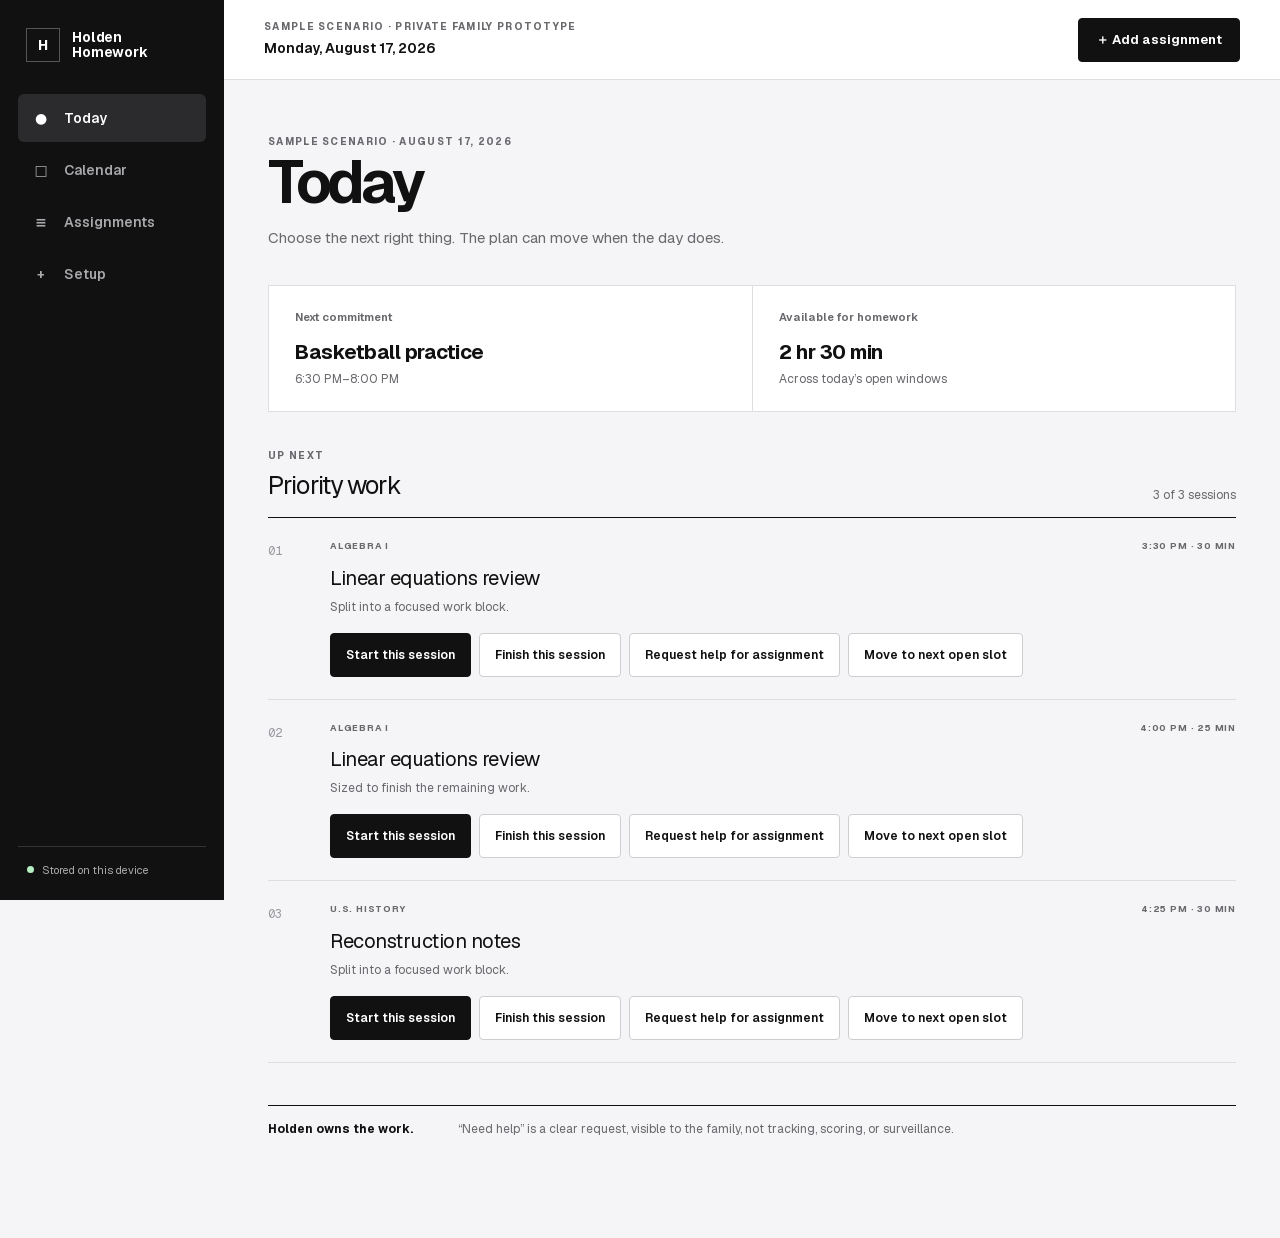
<file: index.html>
<!DOCTYPE html><html lang="en" class="geist_a71539c9-module__T19VSG__variable geist_mono_8d43a2aa-module__8Li5zG__variable h-full antialiased"><head><meta charSet="utf-8"/><meta name="viewport" content="width=device-width, initial-scale=1"/><link rel="preload" href="/_next/static/media/797e433ab948586e-s.p.0r6juujl39pe6.woff2" as="font" crossorigin="" type="font/woff2"/><link rel="preload" href="/_next/static/media/caa3a2e1cccd8315-s.p.0wgildi0cnwt9.woff2" as="font" crossorigin="" type="font/woff2"/><link rel="stylesheet" href="/_next/static/chunks/3sm6k3xc_0f1z.css" data-precedence="next"/><link rel="preload" as="script" fetchPriority="low" href="/_next/static/chunks/1z53nvdsorksb.js"/><script src="/_next/static/chunks/3f1yddx-d65ok.js" async=""></script><script src="/_next/static/chunks/0z51daycrtr14.js" async=""></script><script src="/_next/static/chunks/turbopack-1tzgcamjqn7k_.js" async=""></script><script src="/_next/static/chunks/1jos51lzvbvlz.js" async="" crossorigin=""></script><script src="/_next/static/chunks/29ssm0mn1fk5g.js" async="" crossorigin=""></script><meta name="theme-color" content="#111111"/><meta name="color-scheme" content="light"/><title>Holden Homework</title><meta name="description" content="A private, local-first homework planning prototype for Holden."/><meta name="application-name" content="Holden Homework"/><link rel="manifest" href="/manifest.webmanifest"/><meta name="robots" content="noindex, nofollow"/><meta name="format-detection" content="telephone=no"/><meta name="mobile-web-app-capable" content="yes"/><meta name="apple-mobile-web-app-title" content="Holden Homework"/><meta name="apple-mobile-web-app-status-bar-style" content="default"/><link rel="icon" href="/favicon.ico?favicon.2vob68tjqpejf.ico" sizes="256x256" type="image/x-icon"/><meta name="next-size-adjust" content=""/><script src="/_next/static/chunks/0cz1d0mv5g_q7.js" noModule=""></script></head><body><div hidden=""><!--$--><!--/$--></div><div class="app-shell"><aside class="sidebar"><div class="brand"><span class="brand-mark">H</span><span>Holden<br/>Homework</span></div><nav aria-label="Main navigation"><button class="nav-item active"><span aria-hidden="true">●</span>Today</button><button class="nav-item"><span aria-hidden="true">□</span>Calendar</button><button class="nav-item"><span aria-hidden="true">≡</span>Assignments</button><button class="nav-item"><span aria-hidden="true">+</span>Setup</button></nav><div class="privacy-note"><span class="status-dot"></span>Stored on this device</div></aside><main class="main-content"><header class="topbar"><div><p class="eyebrow">Sample scenario · Private family prototype</p><p class="date-line">Monday, August 17, 2026</p></div><button class="add-button"><span aria-hidden="true">＋</span> Add assignment</button></header><div class="view-wrap"><div class="page-title"><p class="eyebrow">Sample scenario · August 17, 2026</p><h1>Today</h1><p>Choose the next right thing. The plan can move when the day does.</p></div><section class="today-summary" aria-label="Today summary"><div><p class="label">Next commitment</p><strong>Basketball practice</strong><span>6:30 PM–8:00 PM</span></div><div><p class="label">Available for homework</p><strong>2<!-- --> hr <!-- -->30<!-- --> min</strong><span>Across today’s open windows</span></div></section><section class="priority-section"><div class="section-heading"><div><p class="eyebrow">Up next</p><h2>Priority work</h2></div><span>3<!-- --> of 3 sessions</span></div><div class="session-list"><article class="session-card"><div class="session-order">01</div><div class="session-main"><div class="session-meta"><span>Algebra I</span><span>3:30 PM · 30 min</span></div><div class="session-title-line"><h3>Linear equations review</h3></div><p>Split into a focused work block.</p><div class="session-actions"><button class="primary-button">Start this session</button><button>Finish this session</button><button class="">Request help for assignment</button><button>Move to next open slot</button></div></div></article><article class="session-card"><div class="session-order">02</div><div class="session-main"><div class="session-meta"><span>Algebra I</span><span>4:00 PM · 25 min</span></div><div class="session-title-line"><h3>Linear equations review</h3></div><p>Sized to finish the remaining work.</p><div class="session-actions"><button class="primary-button">Start this session</button><button>Finish this session</button><button class="">Request help for assignment</button><button>Move to next open slot</button></div></div></article><article class="session-card"><div class="session-order">03</div><div class="session-main"><div class="session-meta"><span>U.S. History</span><span>4:25 PM · 30 min</span></div><div class="session-title-line"><h3>Reconstruction notes</h3></div><p>Split into a focused work block.</p><div class="session-actions"><button class="primary-button">Start this session</button><button>Finish this session</button><button class="">Request help for assignment</button><button>Move to next open slot</button></div></div></article></div></section><div class="ownership-note"><strong>Holden owns the work.</strong><p>“Need help” is a clear request, visible to the family, not tracking, scoring, or surveillance.</p></div></div></main><nav class="bottom-nav" aria-label="Main navigation"><button class="active"><span aria-hidden="true">●</span><small>Today</small></button><button class=""><span aria-hidden="true">□</span><small>Calendar</small></button><button class=""><span aria-hidden="true">≡</span><small>Assignments</small></button><button class=""><span aria-hidden="true">+</span><small>Setup</small></button></nav></div><!--$--><!--/$--><script src="/_next/static/chunks/1z53nvdsorksb.js" id="_R_" async=""></script><script>(self.__next_f=self.__next_f||[]).push([0])</script><script>self.__next_f.push([1,"1:\"$Sreact.fragment\"\n2:I[86968,[\"/_next/static/chunks/1jos51lzvbvlz.js\"],\"default\"]\n3:I[73465,[\"/_next/static/chunks/1jos51lzvbvlz.js\"],\"default\"]\n4:I[86560,[\"/_next/static/chunks/1jos51lzvbvlz.js\",\"/_next/static/chunks/29ssm0mn1fk5g.js\"],\"HomeworkApp\"]\n5:I[42064,[\"/_next/static/chunks/1jos51lzvbvlz.js\"],\"OutletBoundary\"]\n6:\"$Sreact.suspense\"\n8:I[42064,[\"/_next/static/chunks/1jos51lzvbvlz.js\"],\"ViewportBoundary\"]\na:I[42064,[\"/_next/static/chunks/1jos51lzvbvlz.js\"],\"MetadataBoundary\"]\nc:I[87105,[\"/_next/static/chunks/1jos51lzvbvlz.js\"],\"default\",1]\n:HL[\"/_next/static/chunks/3sm6k3xc_0f1z.css\",\"style\"]\n:HL[\"/_next/static/media/797e433ab948586e-s.p.0r6juujl39pe6.woff2\",\"font\",{\"crossOrigin\":\"\",\"type\":\"font/woff2\"}]\n:HL[\"/_next/static/media/caa3a2e1cccd8315-s.p.0wgildi0cnwt9.woff2\",\"font\",{\"crossOrigin\":\"\",\"type\":\"font/woff2\"}]\n0:{\"P\":null,\"c\":[\"\",\"\"],\"q\":\"\",\"i\":false,\"f\":[[[\"\",{\"children\":[\"__PAGE__\",{},\"$undefined\",\"$undefined\",4608]},\"$undefined\",\"$undefined\",4624],[[\"$\",\"$1\",\"c\",{\"children\":[[[\"$\",\"link\",\"0\",{\"rel\":\"stylesheet\",\"href\":\"/_next/static/chunks/3sm6k3xc_0f1z.css\",\"precedence\":\"next\",\"crossOrigin\":\"$undefined\",\"nonce\":\"$undefined\"}],[\"$\",\"script\",\"script-0\",{\"src\":\"/_next/static/chunks/1jos51lzvbvlz.js\",\"async\":true,\"nonce\":\"$undefined\"}]],[\"$\",\"html\",null,{\"lang\":\"en\",\"className\":\"geist_a71539c9-module__T19VSG__variable geist_mono_8d43a2aa-module__8Li5zG__variable h-full antialiased\",\"children\":[\"$\",\"body\",null,{\"children\":[\"$\",\"$L2\",null,{\"parallelRouterKey\":\"children\",\"error\":\"$undefined\",\"errorStyles\":\"$undefined\",\"errorScripts\":\"$undefined\",\"template\":[\"$\",\"$L3\",null,{}],\"templateStyles\":\"$undefined\",\"templateScripts\":\"$undefined\",\"notFound\":[[[\"$\",\"title\",null,{\"children\":\"404: This page could not be found.\"}],[\"$\",\"div\",null,{\"style\":{\"fontFamily\":\"system-ui,\\\"Segoe UI\\\",Roboto,Helvetica,Arial,sans-serif,\\\"Apple Color Emoji\\\",\\\"Segoe UI Emoji\\\"\",\"height\":\"100vh\",\"textAlign\":\"center\",\"display\":\"flex\",\"flexDirection\":\"column\",\"alignItems\":\"center\",\"justifyContent\":\"center\"},\"children\":[\"$\",\"div\",null,{\"children\":[[\"$\",\"style\",null,{\"dangerouslySetInnerHTML\":{\"__html\":\"body{color:#000;background:#fff;margin:0}.next-error-h1{border-right:1px solid rgba(0,0,0,.3)}@media (prefers-color-scheme:dark){body{color:#fff;background:#000}.next-error-h1{border-right:1px solid rgba(255,255,255,.3)}}\"}}],[\"$\",\"h1\",null,{\"className\":\"next-error-h1\",\"style\":{\"display\":\"inline-block\",\"margin\":\"0 20px 0 0\",\"padding\":\"0 23px 0 0\",\"fontSize\":24,\"fontWeight\":500,\"verticalAlign\":\"top\",\"lineHeight\":\"49px\"},\"children\":404}],[\"$\",\"div\",null,{\"style\":{\"display\":\"inline-block\"},\"children\":[\"$\",\"h2\",null,{\"style\":{\"fontSize\":14,\"fontWeight\":400,\"lineHeight\":\"49px\",\"margin\":0},\"children\":\"This page could not be found.\"}]}]]}]}]],[]],\"forbidden\":\"$undefined\",\"unauthorized\":\"$undefined\"}]}]}]]}],{\"children\":[[\"$\",\"$1\",\"c\",{\"children\":[[\"$\",\"$L4\",null,{}],[[\"$\",\"script\",\"script-0\",{\"src\":\"/_next/static/chunks/29ssm0mn1fk5g.js\",\"async\":true,\"nonce\":\"$undefined\"}]],[\"$\",\"$L5\",null,{\"children\":[\"$\",\"$6\",null,{\"name\":\"Next.MetadataOutlet\",\"children\":\"$@7\"}]}]]}],{},null,false,null]},null,false,null],[\"$\",\"$1\",\"h\",{\"children\":[null,[\"$\",\"$L8\",null,{\"children\":\"$L9\"}],[\"$\",\"div\",null,{\"hidden\":true,\"children\":[\"$\",\"$La\",null,{\"children\":[\"$\",\"$6\",null,{\"name\":\"Next.Metadata\",\"children\":\"$Lb\"}]}]}],[\"$\",\"meta\",null,{\"name\":\"next-size-adjust\",\"content\":\"\"}]]}],false]],\"m\":\"$undefined\",\"G\":[\"$c\",[[\"$\",\"link\",\"0\",{\"rel\":\"stylesheet\",\"href\":\"/_next/static/chunks/3sm6k3xc_0f1z.css\",\"precedence\":\"next\",\"crossOrigin\":\"$undefined\",\"nonce\":\"$undefined\"}]]],\"S\":true,\"h\":null,\"r\":\"$undefined\",\"s\":\"$undefined\",\"a\":\"$undefined\",\"l\":\"$undefined\",\"p\":\"$undefined\",\"d\":\"$undefined\",\"b\":\"vqIPQv5K6vZNf1wAr0n4i\"}\n9:[[\"$\",\"meta\",\"0\",{\"charSet\":\"utf-8\"}],[\"$\",\"meta\",\"1\",{\"name\":\"viewport\",\"content\":\"width=device-width, initial-scale=1\"}],[\"$\",\"meta\",\"2\",{\"name\":\"theme-color\",\"content\":\"#111111\"}],[\"$\",\"meta\",\"3\",{\"name\":\"color-scheme\",\"content\":\"light\"}]]\nd:I[58179,[\"/_next/static/chunks/1jos51lzvbvlz.js\"],\"IconMark\"]\n7:null\nb:[[\"$\",\"title\",\"0\",{\"children\":\"Holden Homework\"}],[\"$\",\"meta\",\"1\",{\"name\":\"description\",\"content\":\"A private, local-first homework planning prototype for Holden.\"}],[\"$\",\"meta\",\"2\",{\"name\":\"application-name\",\"content\":\"Holden Homework\"}],[\"$\",\"link\",\"3\",{\"rel\":\"manifest\",\"href\":\"/manifest.webmanifest\",\"crossOrigin\":\"$undefined\"}],[\"$\",\"meta\",\"4\",{\"name\":\"robots\",\"content\":\"noindex, nofollow\"}],[\"$\",\"meta\",\"5\",{\"name\":\"format-detection\",\"content\":\"telephone=no\"}],[\"$\",\"meta\",\"6\",{\"name\":\"mobile-web-app-capable\",\"content\":\"yes\"}],[\"$\",\"meta\",\"7\",{\"name\":\"apple-mobile-web-app-title\",\"content\":\"Holden Homework\"}],[\"$\",\"meta\",\"8\",{\"name\":\"apple-mobile-web-app-status-bar-style\",\"content\":\"default\"}],[\"$\",\"link\",\"9\",{\"rel\":\"icon\",\"href\":\"/favicon.ico?favicon.2vob68tjqpejf.ico\",\"sizes\":\"256x256\",\"type\":\"image/x-icon\"}],[\"$\",\"$Ld\",\"10\",{}]]\n"])</script></body></html>
</file>
<file: _next/static/chunks/3sm6k3xc_0f1z.css>
@font-face{font-family:Geist;font-style:normal;font-weight:100 900;font-display:swap;src:url(../media/fef07dbb0973bf53-s.3p2_lha1f2xer.woff2)format("woff2");unicode-range:U+460-52F,U+1C80-1C8A,U+20B4,U+2DE0-2DFF,U+A640-A69F,U+FE2E-FE2F}@font-face{font-family:Geist;font-style:normal;font-weight:100 900;font-display:swap;src:url(../media/8a480f0b521d4e75-s.1qq4vpdcun5oj.woff2)format("woff2");unicode-range:U+301,U+400-45F,U+490-491,U+4B0-4B1,U+2116}@font-face{font-family:Geist;font-style:normal;font-weight:100 900;font-display:swap;src:url(../media/53b9e256198e5412-s.390ncx5urfkfu.woff2)format("woff2");unicode-range:U+102-103,U+110-111,U+128-129,U+168-169,U+1A0-1A1,U+1AF-1B0,U+300-301,U+303-304,U+308-309,U+323,U+329,U+1EA0-1EF9,U+20AB}@font-face{font-family:Geist;font-style:normal;font-weight:100 900;font-display:swap;src:url(../media/7178b3e590c64307-s.21jp631_3pja2.woff2)format("woff2");unicode-range:U+100-2BA,U+2BD-2C5,U+2C7-2CC,U+2CE-2D7,U+2DD-2FF,U+304,U+308,U+329,U+1D00-1DBF,U+1E00-1E9F,U+1EF2-1EFF,U+2020,U+20A0-20AB,U+20AD-20C0,U+2113,U+2C60-2C7F,U+A720-A7FF}@font-face{font-family:Geist;font-style:normal;font-weight:100 900;font-display:swap;src:url(../media/caa3a2e1cccd8315-s.p.0wgildi0cnwt9.woff2)format("woff2");unicode-range:U+??,U+131,U+152-153,U+2BB-2BC,U+2C6,U+2DA,U+2DC,U+304,U+308,U+329,U+2000-206F,U+20AC,U+2122,U+2191,U+2193,U+2212,U+2215,U+FEFF,U+FFFD}@font-face{font-family:Geist Fallback;src:local(Arial);ascent-override:95.94%;descent-override:28.16%;line-gap-override:0.0%;size-adjust:104.76%}.geist_a71539c9-module__T19VSG__className{font-family:Geist,Geist Fallback;font-style:normal}.geist_a71539c9-module__T19VSG__variable{--font-geist-sans:"Geist", "Geist Fallback"}
@font-face{font-family:Geist Mono;font-style:normal;font-weight:100 900;font-display:swap;src:url(../media/5ce348bf30bf5439-s.31988l_ccedte.woff2)format("woff2");unicode-range:U+460-52F,U+1C80-1C8A,U+20B4,U+2DE0-2DFF,U+A640-A69F,U+FE2E-FE2F}@font-face{font-family:Geist Mono;font-style:normal;font-weight:100 900;font-display:swap;src:url(../media/4fa387ec64143e14-s.2tuy5pz7dlieh.woff2)format("woff2");unicode-range:U+301,U+400-45F,U+490-491,U+4B0-4B1,U+2116}@font-face{font-family:Geist Mono;font-style:normal;font-weight:100 900;font-display:swap;src:url(../media/6306c77e7c8268e4-s.2dbetqa9o8jxf.woff2)format("woff2");unicode-range:U+2000-2001,U+2004-2008,U+200A,U+23B8-23BD,U+2500-259F}@font-face{font-family:Geist Mono;font-style:normal;font-weight:100 900;font-display:swap;src:url(../media/7d817b4c03b0c5f1-s.1uyisp29ctx0d.woff2)format("woff2");unicode-range:U+102-103,U+110-111,U+128-129,U+168-169,U+1A0-1A1,U+1AF-1B0,U+300-301,U+303-304,U+308-309,U+323,U+329,U+1EA0-1EF9,U+20AB}@font-face{font-family:Geist Mono;font-style:normal;font-weight:100 900;font-display:swap;src:url(../media/bbc41e54d2fcbd21-s.1rgnod-3esatf.woff2)format("woff2");unicode-range:U+100-2BA,U+2BD-2C5,U+2C7-2CC,U+2CE-2D7,U+2DD-2FF,U+304,U+308,U+329,U+1D00-1DBF,U+1E00-1E9F,U+1EF2-1EFF,U+2020,U+20A0-20AB,U+20AD-20C0,U+2113,U+2C60-2C7F,U+A720-A7FF}@font-face{font-family:Geist Mono;font-style:normal;font-weight:100 900;font-display:swap;src:url(../media/797e433ab948586e-s.p.0r6juujl39pe6.woff2)format("woff2");unicode-range:U+??,U+131,U+152-153,U+2BB-2BC,U+2C6,U+2DA,U+2DC,U+304,U+308,U+329,U+2000-206F,U+20AC,U+2122,U+2191,U+2193,U+2212,U+2215,U+FEFF,U+FFFD}@font-face{font-family:Geist Mono Fallback;src:local(Arial);ascent-override:74.67%;descent-override:21.92%;line-gap-override:0.0%;size-adjust:134.59%}.geist_mono_8d43a2aa-module__8Li5zG__className{font-family:Geist Mono,Geist Mono Fallback;font-style:normal}.geist_mono_8d43a2aa-module__8Li5zG__variable{--font-geist-mono:"Geist Mono", "Geist Mono Fallback"}
@layer properties{@supports (((-webkit-hyphens:none)) and (not (margin-trim:inline))) or ((-moz-orient:inline) and (not (color:rgb(from red r g b)))){*,:before,:after,::backdrop{--tw-outline-style:solid}}}@layer theme{:root,:host{--font-sans:-apple-system, BlinkMacSystemFont, "Segoe UI", Roboto, "Helvetica Neue", "Noto Sans", Arial, sans-serif, "Apple Color Emoji", "Segoe UI Emoji", "Segoe UI Symbol", "Noto Color Emoji";--font-mono:ui-monospace, SFMono-Regular, Menlo, Monaco, Consolas, "Liberation Mono", "Courier New", monospace;--default-font-family:var(--font-sans);--default-mono-font-family:var(--font-mono)}}@layer base{*,:after,:before,::backdrop{box-sizing:border-box;border:0 solid;margin:0;padding:0}::file-selector-button{box-sizing:border-box;border:0 solid;margin:0;padding:0}html,:host{-webkit-text-size-adjust:100%;tab-size:4;line-height:1.5;font-family:var(--default-font-family,-apple-system, BlinkMacSystemFont, "Segoe UI", Roboto, "Helvetica Neue", "Noto Sans", Arial, sans-serif, "Apple Color Emoji", "Segoe UI Emoji", "Segoe UI Symbol", "Noto Color Emoji");font-feature-settings:var(--default-font-feature-settings,normal);font-variation-settings:var(--default-font-variation-settings,normal);-webkit-tap-highlight-color:transparent}hr{height:0;color:inherit;border-top-width:1px}abbr:where([title]){-webkit-text-decoration:underline dotted;text-decoration:underline dotted}h1,h2,h3,h4,h5,h6{font-size:inherit;font-weight:inherit}a{color:inherit;-webkit-text-decoration:inherit;-webkit-text-decoration:inherit;-webkit-text-decoration:inherit;-webkit-text-decoration:inherit;text-decoration:inherit}b,strong{font-weight:bolder}code,kbd,samp,pre{font-family:var(--default-mono-font-family,ui-monospace, SFMono-Regular, Menlo, Monaco, Consolas, "Liberation Mono", "Courier New", monospace);font-feature-settings:var(--default-mono-font-feature-settings,normal);font-variation-settings:var(--default-mono-font-variation-settings,normal);font-size:1em}small{font-size:80%}sub,sup{vertical-align:baseline;font-size:75%;line-height:0;position:relative}sub{bottom:-.25em}sup{top:-.5em}table{text-indent:0;border-color:inherit;border-collapse:collapse}:-moz-focusring:where(:not(iframe)){outline:auto}progress{vertical-align:baseline}summary{display:list-item}ol,ul,menu{list-style:none}img,svg,video,canvas,audio,iframe,embed,object{vertical-align:middle;display:block}img,video{max-width:100%;height:auto}button,input,select,optgroup,textarea{font:inherit;font-feature-settings:inherit;font-variation-settings:inherit;letter-spacing:inherit;color:inherit;opacity:1;background-color:#0000;border-radius:0}::file-selector-button{font:inherit;font-feature-settings:inherit;font-variation-settings:inherit;letter-spacing:inherit;color:inherit;opacity:1;background-color:#0000;border-radius:0}:where(select:is([multiple],[size])) optgroup{font-weight:bolder}:where(select:is([multiple],[size])) optgroup option{padding-inline-start:20px}::file-selector-button{margin-inline-end:4px}::placeholder{opacity:1}@supports (not ((-webkit-appearance:-apple-pay-button))) or (contain-intrinsic-size:1px){::placeholder{color:currentColor}@supports (color:color-mix(in lab, red, red)){::placeholder{color:color-mix(in oklab, currentcolor 50%, transparent)}}}textarea{resize:vertical}::-webkit-search-decoration{-webkit-appearance:none}::-webkit-date-and-time-value{min-height:1lh;text-align:inherit}::-webkit-datetime-edit{display:inline-flex}::-webkit-datetime-edit-fields-wrapper{padding:0}::-webkit-datetime-edit{padding-block:0}::-webkit-datetime-edit-year-field{padding-block:0}::-webkit-datetime-edit-month-field{padding-block:0}::-webkit-datetime-edit-day-field{padding-block:0}::-webkit-datetime-edit-hour-field{padding-block:0}::-webkit-datetime-edit-minute-field{padding-block:0}::-webkit-datetime-edit-second-field{padding-block:0}::-webkit-datetime-edit-millisecond-field{padding-block:0}::-webkit-datetime-edit-meridiem-field{padding-block:0}::-webkit-calendar-picker-indicator{line-height:1}:-moz-ui-invalid{box-shadow:none}button,input:where([type=button],[type=reset],[type=submit]){appearance:button}::file-selector-button{appearance:button}::-webkit-inner-spin-button{height:auto}::-webkit-outer-spin-button{height:auto}[hidden]:where(:not([hidden=until-found])){display:none!important}}@layer components;@layer utilities{.visible{visibility:visible}.fixed{position:fixed}.sticky{position:sticky}.block{display:block}.hidden{display:none}.h-full{height:100%}.shrink{flex-shrink:1}.rounded{border-radius:.25rem}.antialiased{-webkit-font-smoothing:antialiased;-moz-osx-font-smoothing:grayscale}.outline{outline-style:var(--tw-outline-style);outline-width:1px}}:root{--ink:#111;--muted:#68686d;--line:#dedee2;--soft-line:#ececef;--surface:#fff;--canvas:#f5f5f7;--blue:#06c;--warning:#6c4300;--warning-bg:#fff8e8}*{box-sizing:border-box}html{background:var(--canvas)}body{background:var(--canvas);color:var(--ink);font-family:var(--font-geist-sans), system-ui, sans-serif;margin:0}button,input,select{font:inherit}button{color:inherit}button:focus-visible,input:focus-visible,select:focus-visible{outline:3px solid var(--blue)}@supports (color:color-mix(in lab, red, red)){button:focus-visible,input:focus-visible,select:focus-visible{outline:3px solid color-mix(in srgb, var(--blue) 32%, transparent)}}button:focus-visible,input:focus-visible,select:focus-visible{outline-offset:2px}.app-shell{grid-template-columns:224px minmax(0,1fr);min-height:100vh;display:grid}.sidebar{background:var(--ink);color:#fff;flex-direction:column;height:100vh;padding:28px 18px 22px;display:flex;position:sticky;top:0}.brand{letter-spacing:-.01em;align-items:center;gap:12px;padding:0 8px 32px;font-size:14px;font-weight:650;line-height:1.1;display:flex}.brand-mark{border:1px solid #555;place-items:center;width:34px;height:34px;font-size:15px;display:grid}.sidebar nav{gap:4px;display:grid}.nav-item{color:#a9a9ae;text-align:left;cursor:pointer;background:0 0;border:0;border-radius:6px;align-items:center;gap:14px;min-height:48px;padding:0 14px;font-size:14px;font-weight:570;display:flex}.nav-item span{text-align:center;width:18px}.nav-item:hover{color:#fff;background:#222}.nav-item.active{color:#fff;background:#2b2b2d}.privacy-note{color:#aaa;border-top:1px solid #333;align-items:center;gap:8px;margin-top:auto;padding:15px 9px 0;font-size:11px;display:flex}.status-dot{background:#b6efc4;border-radius:50%;width:7px;height:7px}.main-content{min-width:0}.topbar{border-bottom:1px solid var(--line);z-index:10;background:#fffffff0;justify-content:space-between;align-items:center;height:80px;padding:0 40px;display:flex;position:sticky;top:0}.eyebrow{color:var(--muted);text-transform:uppercase;letter-spacing:.13em;margin:0 0 5px;font-size:10px;font-weight:720;line-height:1.2}.date-line{margin:0;font-size:14px;font-weight:610}.add-button,.primary-button,.secondary-button,.icon-button{cursor:pointer;border-radius:4px;min-height:44px;font-size:13px;font-weight:650}.add-button,.primary-button{border:1px solid var(--ink);background:var(--ink);color:#fff;padding:0 17px}.add-button:hover,.primary-button:hover{background:#333}.secondary-button{background:#fff;border:1px solid #c7c7cb;padding:0 16px}.secondary-button:hover{border-color:#888}.view-wrap{max-width:1060px;margin:0 auto;padding:56px 44px 100px}.view-wrap.wide{max-width:1280px}.page-title{margin-bottom:36px}.page-title.row{justify-content:space-between;align-items:flex-end;gap:24px;display:flex}.page-title h1{letter-spacing:-.055em;margin:0;font-size:clamp(38px,5vw,60px);font-weight:675;line-height:.98}.page-title>p:last-child,.page-title>div>p:last-child{color:var(--muted);margin:15px 0 0;font-size:15px}.today-summary{border:1px solid var(--line);background:#fff;grid-template-columns:1fr 1fr;margin-bottom:22px;display:grid}.today-summary>div{gap:3px;padding:23px 26px;display:grid}.today-summary>div+div{border-left:1px solid var(--line)}.label{color:var(--muted);margin:0 0 8px;font-size:11px;font-weight:650}.today-summary strong{letter-spacing:-.025em;font-size:20px}.today-summary span{color:var(--muted);font-size:12px}.risk-banner{background:var(--warning-bg);color:var(--warning);border-left:3px solid #b87300;gap:14px;margin:0 0 30px;padding:16px 18px;display:flex}.risk-banner>span{border:1px solid;border-radius:50%;flex:none;place-items:center;width:22px;height:22px;font-size:12px;font-weight:750;display:grid}.risk-banner strong{font-size:13px}.risk-banner ul{margin:7px 0 0;padding-left:18px;font-size:12px;line-height:1.5}.risk-banner p{margin:3px 0 0;font-size:12px;line-height:1.45}.priority-section{margin-top:38px}.section-heading{justify-content:space-between;align-items:flex-end;margin-bottom:13px;display:flex}.section-heading h2{letter-spacing:-.035em;margin:0;font-size:25px}.section-heading>span{color:var(--muted);font-size:12px}.session-list{border-top:1px solid var(--ink)}.session-card{border-bottom:1px solid var(--line);grid-template-columns:62px 1fr;padding:22px 0;display:grid}.session-card.active-session{border-left:3px solid var(--blue);padding-left:14px}.session-order{font-family:var(--font-geist-mono), monospace;color:#98989e;padding-top:2px;font-size:12px}.session-main{min-width:0}.session-meta{color:var(--muted);text-transform:uppercase;letter-spacing:.09em;justify-content:space-between;gap:16px;font-size:9px;font-weight:700;display:flex}.session-main h3{letter-spacing:-.025em;margin:9px 0 5px;font-size:20px}.session-title-line{align-items:center;gap:10px;display:flex}.active-label{color:var(--blue);background:#e8f2fc;border-radius:999px;padding:3px 8px;font-size:10px;font-weight:750}.session-main>p{color:var(--muted);margin:0;font-size:12px}.session-actions{flex-wrap:wrap;gap:8px;margin-top:17px;display:flex}.session-actions button{cursor:pointer;background:#fff;border:1px solid #ceced2;border-radius:4px;min-height:44px;padding:0 15px;font-size:12px;font-weight:620}.session-actions button:hover{border-color:#777}.session-actions .primary-button{color:#fff;background:var(--ink);border-color:var(--ink)}.session-actions button.selected{color:var(--blue);border-color:var(--blue)}.ownership-note{border-top:1px solid var(--ink);grid-template-columns:190px 1fr;margin-top:42px;padding-top:14px;font-size:12px;display:grid}.ownership-note p{color:var(--muted);margin:0;line-height:1.5}.empty-state{border:1px solid var(--line);text-align:center;background:#fff;padding:60px 24px}.empty-state>span{margin-bottom:10px;font-size:30px;display:block}.empty-state h3{margin:0;font-size:18px}.empty-state p{color:var(--muted);margin:8px 0 20px;font-size:13px}.legend{color:var(--muted);gap:18px;font-size:11px;display:flex}.legend span{align-items:center;gap:6px;display:flex}.dot{background:#bbb;border-radius:50%;width:7px;height:7px}.dot.work{background:var(--blue)}.dot.due{background:var(--ink)}.week-grid{border:1px solid var(--line);background:#fff;grid-template-columns:repeat(5,minmax(145px,1fr));display:grid;overflow-x:auto}.day-column{min-width:145px;min-height:480px}.day-column+.day-column{border-left:1px solid var(--line)}.day-column>header{border-bottom:1px solid var(--line);height:68px;color:var(--muted);text-transform:uppercase;letter-spacing:.09em;justify-content:space-between;align-items:center;padding:13px;font-size:11px;display:flex}.day-column header strong{width:32px;height:32px;color:var(--ink);border-radius:50%;place-items:center;font-size:15px;display:grid}.day-column.current header strong{color:#fff;background:var(--ink)}.day-events{gap:8px;padding:9px;display:grid}.calendar-event{background:var(--canvas);border-left:2px solid #aaa;gap:3px;padding:10px;display:grid}.calendar-event small{color:var(--muted);text-transform:uppercase;letter-spacing:.05em;font-size:9px}.calendar-event b{font-size:11px;line-height:1.25}.calendar-event span{color:var(--muted);font-size:9px}.calendar-event.suggested{border-left-color:var(--blue);background:#f1f7fd}.calendar-event.deadline{border-left-color:var(--ink);border-top:1px solid var(--line);border-right:1px solid var(--line);border-bottom:1px solid var(--line);background:#fff}.day-empty{color:#aaa;text-align:center;margin-top:30px;font-size:11px}.calendar-footnote{color:var(--muted);margin:14px 0 0;font-size:11px}.assignment-table{border-top:1px solid var(--ink)}.assignment-row{border-bottom:1px solid var(--line);grid-template-columns:2fr 1fr .8fr .8fr;align-items:center;gap:20px;padding:18px 8px;font-size:13px;display:grid}.assignment-row div,.assignment-row>span{gap:4px;display:grid}.assignment-row small{color:var(--muted);font-size:10px}.assignment-estimate .estimate-explanation{color:var(--ink);margin-top:5px;line-height:1.35}.assignment-estimate .estimate-guidance{color:#76520c;line-height:1.35}.table-head{min-height:42px;color:var(--muted);text-transform:uppercase;letter-spacing:.08em;padding-top:0;padding-bottom:0;font-size:9px}.status-pill{text-transform:capitalize;background:#e9e9ec;border-radius:999px;justify-self:start;padding:5px 8px;font-size:10px;font-style:normal}.status-pill.help{color:#6c4300;background:#fff1cf}.status-pill.in-progress{color:#064d91;background:#e7f2fc}.setup-intro{background:var(--ink);color:#fff;justify-content:space-between;gap:28px;margin-bottom:18px;padding:22px 25px;font-size:13px;display:flex}.setup-intro p{color:#babac0;margin:0}.setup-grid{grid-template-columns:repeat(3,1fr);gap:14px;display:grid}.setup-card{border:1px solid var(--line);background:#fff;flex-direction:column;align-items:flex-start;min-height:265px;padding:24px;display:flex}.setup-card h2{letter-spacing:-.03em;margin:4px 0 20px;font-size:23px}.setup-card>strong{font-size:12px}.setup-card>p:not(.eyebrow){color:var(--muted);font-size:12px;line-height:1.5}.setup-card button{margin-top:auto}.future-integrations{border-top:1px solid var(--ink);max-width:640px;margin-top:42px;padding-top:18px}.future-integrations h2{margin:6px 0;font-size:19px}.future-integrations>p:last-child{color:var(--muted);font-size:12px;line-height:1.5}.bottom-nav{display:none}.modal-backdrop{z-index:50;background:#0000007a;justify-items:end;display:grid;position:fixed;inset:0}.capture-panel{background:#fff;width:min(640px,100%);height:100%;padding:30px 34px 50px;overflow-y:auto}.panel-heading{justify-content:space-between;align-items:flex-start;margin-bottom:22px;display:flex}.panel-heading h2{letter-spacing:-.04em;margin:0;font-size:30px}.icon-button{background:0 0;border:0;width:44px;font-size:26px;font-weight:400}.capture-tabs{border-bottom:1px solid var(--line);grid-template-columns:repeat(3,1fr);margin-bottom:28px;display:grid}.capture-tabs button{min-height:44px;color:var(--muted);cursor:pointer;background:#fff;border:0;border-bottom:2px solid #0000;font-size:12px;font-weight:630}.capture-tabs button[aria-pressed=true]{color:var(--ink);border-bottom-color:var(--ink)}.storage-warning{background:var(--warning-bg);color:var(--warning);border-left:3px solid #b87300;margin:16px 40px 0;padding:13px 16px;font-size:12px}.placeholder-capture{text-align:center;border:1px dashed #bcbcc1;flex-direction:column;justify-content:center;align-items:center;min-height:430px;padding:36px;display:flex}.capture-symbol{border:1px solid var(--ink);place-items:center;width:50px;height:50px;font-size:22px;display:grid}.placeholder-capture h3{margin:20px 0 8px;font-size:18px}.placeholder-capture p{max-width:390px;color:var(--muted);margin:0 0 22px;font-size:12px;line-height:1.55}.future-label{color:var(--muted);text-transform:uppercase;letter-spacing:.08em;margin-top:18px;font-size:9px}.record-button{border:1px solid var(--ink);cursor:pointer;background:#fff;border-radius:50%;place-items:center;width:76px;height:76px;display:grid}.record-button span{background:var(--ink);border-radius:50%;width:24px;height:24px}.assignment-form{padding-bottom:20px}.form-grid{grid-template-columns:1fr 1fr;gap:17px;display:grid}.form-grid label{color:#48484c;gap:7px;font-size:11px;font-weight:620;display:grid}.form-grid .span-two{grid-column:span 2}.form-grid input,.form-grid select{width:100%;min-height:44px;color:var(--ink);background:#fff;border:1px solid #cfcfd3;border-radius:3px;padding:0 11px;font-size:13px}.estimate-preview{background:var(--canvas);grid-template-columns:130px 1fr;align-items:center;gap:16px;margin-top:22px;padding:17px 18px;display:grid}.estimate-preview strong{font-size:19px}.estimate-preview p:last-child{color:var(--muted);margin:0;font-size:11px;line-height:1.5}.estimate-preview b{color:var(--ink)}.form-actions{justify-content:flex-end;margin-top:22px;display:flex}.transcript-note{border-left:2px solid var(--blue);background:#f1f7fd;gap:6px;margin-bottom:20px;padding:13px 16px;display:grid}.transcript-note q{font-size:13px}.transcript-note span{color:var(--muted);font-size:10px}.toast{z-index:100;background:var(--ink);color:#fff;max-width:360px;padding:15px 18px;font-size:12px;position:fixed;bottom:24px;right:24px;box-shadow:0 6px 25px #0003}@media (max-width:800px){.app-shell{padding-bottom:68px;display:block}.sidebar{display:none}.topbar{height:68px;padding:0 18px}.topbar .add-button{width:44px;padding:0;font-size:0;overflow:hidden}.topbar .add-button span{font-size:20px}.view-wrap{padding:36px 18px 64px}.page-title{margin-bottom:28px}.page-title h1{font-size:44px}.page-title.row{align-items:flex-start}.page-title.row>.add-button{display:none}.today-summary{grid-template-columns:1fr}.today-summary>div+div{border-left:0;border-top:1px solid var(--line)}.session-card{grid-template-columns:38px 1fr}.session-meta{gap:4px;display:grid}.session-actions{grid-template-columns:1fr 1fr;display:grid}.session-actions button{white-space:normal;width:100%;min-width:0}.ownership-note{grid-template-columns:1fr;gap:7px}.bottom-nav{z-index:30;height:68px;padding-bottom:env(safe-area-inset-bottom);border-top:1px solid var(--line);background:#fff;grid-template-columns:repeat(4,1fr);display:grid;position:fixed;bottom:0;left:0;right:0}.bottom-nav button{color:#777;cursor:pointer;background:#fff;border:0;place-content:center;gap:3px;min-height:56px;display:grid}.bottom-nav button>span{font-size:15px}.bottom-nav button small{font-size:9px}.bottom-nav button.active{color:var(--ink);font-weight:700}.week-grid{grid-template-columns:repeat(5,160px)}.day-column{min-height:400px}.legend{display:none}.assignment-row{grid-template-columns:1fr 1fr;align-items:start;gap:14px 18px;padding:18px 4px}.assignment-row>div:first-child{grid-column:1/-1}.assignment-row>span:nth-child(4){align-self:start}.table-head{display:none}.storage-warning{margin:12px 18px 0}.setup-intro{display:grid}.setup-grid{grid-template-columns:1fr}.capture-panel{padding:22px 18px 48px}.form-grid{grid-template-columns:1fr}.form-grid .span-two{grid-column:auto}.estimate-preview{grid-template-columns:1fr}.placeholder-capture{min-height:360px}.toast{bottom:84px;left:16px;right:16px}}@media (prefers-reduced-motion:reduce){*,:before,:after{scroll-behavior:auto!important;transition:none!important}}@property --tw-outline-style{syntax:"*";inherits:false;initial-value:solid}
</file>
